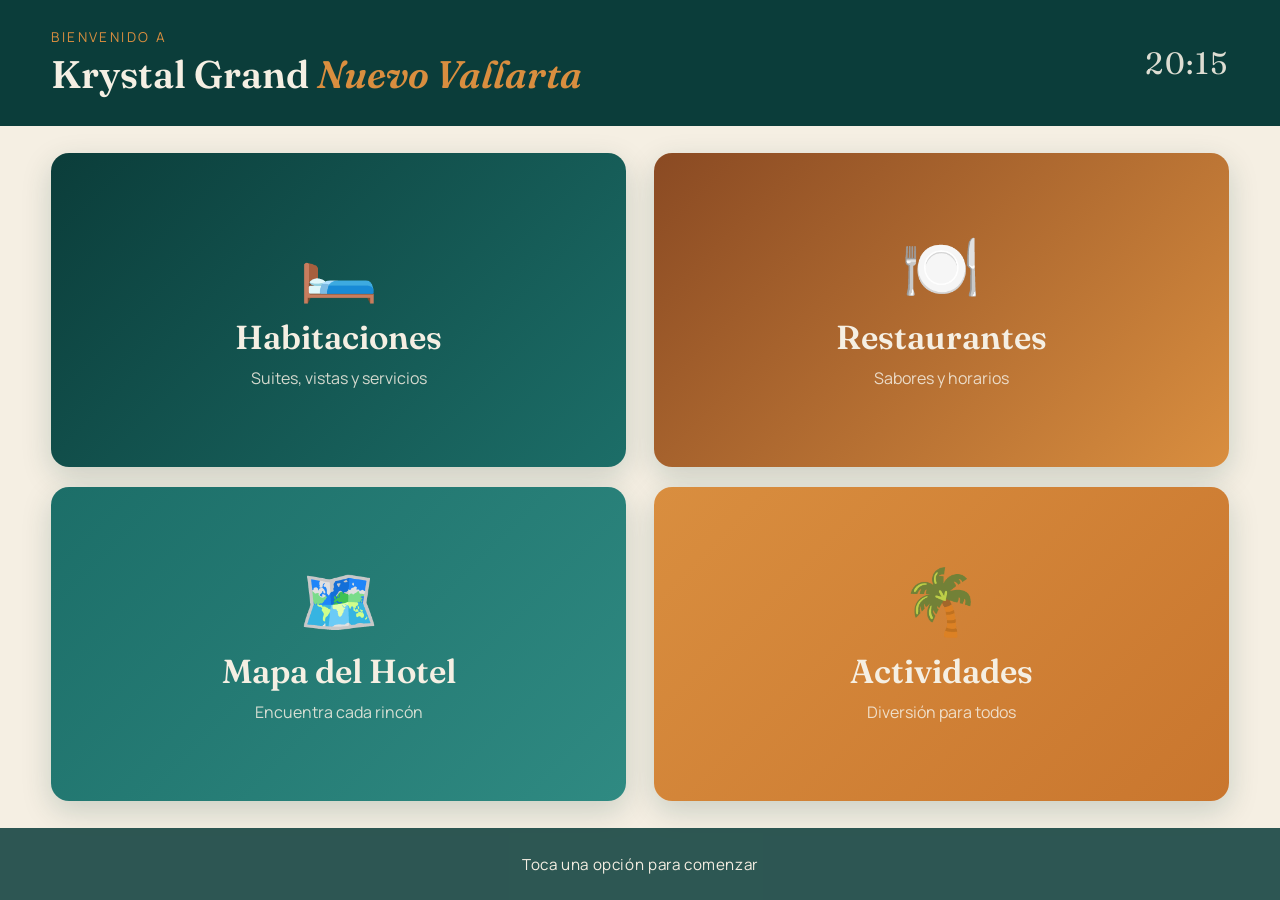
<file: kiosco-krystal-grand/index.html>
<!DOCTYPE html>
<html lang="es">
<head>
<meta charset="UTF-8">
<meta name="viewport" content="width=device-width, initial-scale=1.0, user-scalable=no">
<title>Krystal Grand Nuevo Vallarta · Kiosco</title>
<link rel="stylesheet" href="css/style.css">
</head>
<body>

  <header class="topbar">
    <div class="brand">
      <span class="brand-eyebrow">Bienvenido a</span>
      <h1 class="brand-name">Krystal Grand <em>Nuevo Vallarta</em></h1>
    </div>
    <div class="clock" id="clock">--:--</div>
  </header>

  <main class="menu-grid">

    <button class="card card--habitaciones" data-target="habitaciones">
      <span class="card-icon">🛏️</span>
      <span class="card-title">Habitaciones</span>
      <span class="card-sub">Suites, vistas y servicios</span>
    </button>

    <button class="card card--restaurantes" data-target="restaurantes">
      <span class="card-icon">🍽️</span>
      <span class="card-title">Restaurantes</span>
      <span class="card-sub">Sabores y horarios</span>
    </button>

    <button class="card card--mapa" data-target="mapa">
      <span class="card-icon">🗺️</span>
      <span class="card-title">Mapa del Hotel</span>
      <span class="card-sub">Encuentra cada rincón</span>
    </button>

    <button class="card card--actividades" data-target="actividades">
      <span class="card-icon">🌴</span>
      <span class="card-title">Actividades</span>
      <span class="card-sub">Diversión para todos</span>
    </button>

  </main>

  <footer class="footbar">
    <span>Toca una opción para comenzar</span>
  </footer>

  <script src="js/main.js"></script>
</body>
</html>
</file>
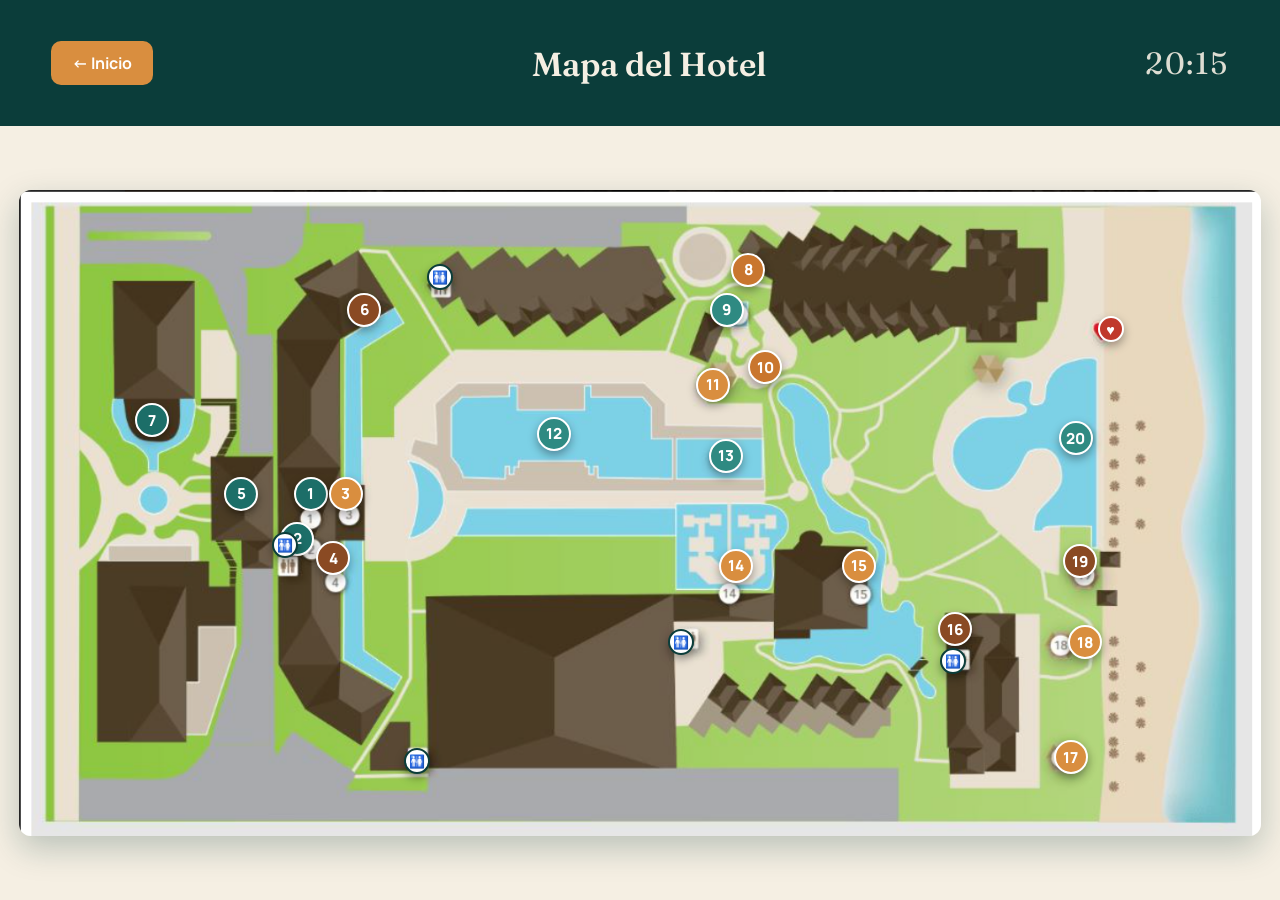
<file: kiosco-krystal-grand/pages/mapa.html>
<!DOCTYPE html>
<html lang="es">
<head>
<meta charset="UTF-8">
<meta name="viewport" content="width=device-width, initial-scale=1.0, user-scalable=no">
<title>Mapa del Hotel · Krystal Grand Nuevo Vallarta</title>
<link rel="stylesheet" href="../css/style.css">
<link rel="stylesheet" href="../css/mapa.css">
</head>
<body>

  <header class="topbar topbar--sub">
    <button class="btn-volver" onclick="window.location.href='../index.html'">← Inicio</button>
    <h1 class="brand-name brand-name--sub">Mapa del Hotel</h1>
    <div class="clock" id="clock">--:--</div>
  </header>

  <main class="mapa-wrap">
    <div class="mapa-imagen-contenedor" id="mapaContenedor">
      <img src="../img/mapa-hotel.png" alt="Mapa del hotel" class="mapa-imagen">
      <!-- Los marcadores se generan dinámicamente con JS -->
    </div>
  </main>

  <!-- Tarjeta de información, oculta hasta que se toque un punto -->
  <div class="info-panel" id="infoPanel">
    <button class="info-cerrar" id="infoCerrar">×</button>
    <span class="info-tipo" id="infoTipo">Servicio</span>
    <h2 class="info-nombre" id="infoNombre">Nombre</h2>
    <p class="info-desc" id="infoDesc">Descripción</p>
  </div>
  <div class="info-overlay" id="infoOverlay"></div>

  <script src="../js/main.js"></script>
  <script src="../js/mapa.js"></script>
</body>
</html>
</file>
<file: kiosco-krystal-grand/css/style.css>
@import url('https://fonts.googleapis.com/css2?family=Fraunces:opsz,wght@9..144,400;9..144,600&family=Manrope:wght@400;500;700;800&display=swap');

:root{
  --verde-profundo: #0B3D3A;
  --teal-medio: #1C6E68;
  --arena: #F5EFE3;
  --terracota: #D98E3F;
  --texto: #2A2A28;
  --blanco: #FFFFFF;

  --display: 'Fraunces', serif;
  --sans: 'Manrope', sans-serif;
}

*{ box-sizing: border-box; margin:0; padding:0; }

html, body{
  width:100vw;
  height:100vh;
  overflow:hidden;
  font-family: var(--sans);
  color: var(--texto);
  background: var(--arena);
  -webkit-user-select:none;
  user-select:none;
}

/* Evita que el usuario haga zoom o seleccione texto, comportamiento típico de kiosco */
body{ touch-action: manipulation; }

.topbar{
  height: 14vh;
  display:flex;
  align-items:center;
  justify-content:space-between;
  padding: 0 4vw;
  background: var(--verde-profundo);
  color: var(--arena);
}

.brand-eyebrow{
  display:block;
  font-size: 0.85rem;
  letter-spacing: 0.18em;
  text-transform: uppercase;
  color: var(--terracota);
  margin-bottom: 0.2rem;
}

.brand-name{
  font-family: var(--display);
  font-weight: 600;
  font-size: clamp(1.6rem, 3vw, 2.6rem);
}

.brand-name em{
  font-style: italic;
  color: var(--terracota);
}

.clock{
  font-family: var(--display);
  font-size: clamp(1.4rem, 2.4vw, 2rem);
  letter-spacing: 0.05em;
  opacity: 0.9;
}

.menu-grid{
  height: 78vh;
  display:grid;
  grid-template-columns: 1fr 1fr;
  grid-template-rows: 1fr 1fr;
  gap: 2.2vh 2.2vw;
  padding: 3vh 4vw;
}

.card{
  border: none;
  border-radius: 18px;
  cursor: pointer;
  display:flex;
  flex-direction: column;
  align-items: center;
  justify-content: center;
  gap: 0.6rem;
  color: var(--arena);
  position: relative;
  overflow: hidden;
  transition: transform 0.15s ease, box-shadow 0.15s ease;
  box-shadow: 0 10px 30px rgba(11,61,58,0.18);
}

.card:active{
  transform: scale(0.97);
}

.card--habitaciones{ background: linear-gradient(135deg, var(--verde-profundo), var(--teal-medio)); }
.card--restaurantes{ background: linear-gradient(135deg, #8a4a23, var(--terracota)); }
.card--mapa{ background: linear-gradient(135deg, var(--teal-medio), #2f8a82); }
.card--actividades{ background: linear-gradient(135deg, var(--terracota), #c9762e); }

.card-icon{
  font-size: clamp(2.4rem, 5vw, 4rem);
}

.card-title{
  font-family: var(--display);
  font-weight: 600;
  font-size: clamp(1.4rem, 2.6vw, 2.2rem);
}

.card-sub{
  font-family: var(--sans);
  font-size: clamp(0.85rem, 1.3vw, 1rem);
  opacity: 0.85;
}

.footbar{
  height: 8vh;
  display:flex;
  align-items:center;
  justify-content:center;
  background: var(--verde-profundo);
  color: var(--arena);
  font-size: 0.95rem;
  letter-spacing: 0.04em;
  opacity: 0.85;
}

@media (max-width: 700px){
  .menu-grid{ grid-template-columns: 1fr; grid-template-rows: repeat(4, 1fr); }
}
</file>
<file: kiosco-krystal-grand/css/mapa.css>
/* === mapa.css === */
/* Estilos específicos para la página de Mapa Interactivo */

.topbar--sub{
  justify-content: space-between;
}

.brand-name--sub{
  font-size: clamp(1.4rem, 2.6vw, 2.2rem);
}

.btn-volver{
  background: var(--terracota);
  color: var(--blanco);
  border: none;
  border-radius: 10px;
  padding: 0.7rem 1.3rem;
  font-family: var(--sans);
  font-weight: 700;
  font-size: 1rem;
  cursor: pointer;
}

.btn-volver:active{ transform: scale(0.96); }

.mapa-wrap{
  height: 86vh;
  display:flex;
  align-items:center;
  justify-content:center;
  background: var(--arena);
  padding: 1.5vh 1.5vw;
}

.mapa-imagen-contenedor{
  position: relative;
  max-width: 100%;
  max-height: 100%;
}

.mapa-imagen{
  display:block;
  max-width: 100%;
  max-height: 84vh;
  border-radius: 12px;
  box-shadow: 0 12px 32px rgba(11,61,58,0.25);
}

/* Marcadores sobre el mapa */
.marcador{
  position: absolute;
  width: 34px;
  height: 34px;
  margin-left: -17px;
  margin-top: -17px;
  border-radius: 50%;
  border: 2px solid var(--blanco);
  display:flex;
  align-items:center;
  justify-content:center;
  font-family: var(--sans);
  font-weight: 800;
  font-size: 0.95rem;
  color: var(--blanco);
  cursor: pointer;
  box-shadow: 0 4px 10px rgba(0,0,0,0.35);
  transition: transform 0.12s ease;
  animation: pulso 2.4s infinite;
}

.marcador:active{ transform: scale(1.15); }

.marcador--servicio{ background: var(--teal-medio); }
.marcador--restaurante{ background: var(--terracota); }
.marcador--bar{ background: #8a4a23; }
.marcador--alberca{ background: #2f8a82; }
.marcador--actividad{ background: #c9762e; }

.marcador--restroom{
  width: 26px; height: 26px; margin-left:-13px; margin-top:-13px;
  background: var(--blanco); color: var(--verde-profundo);
  border-color: var(--verde-profundo); font-size: 0.8rem; animation:none;
}

.marcador--romantico{
  width: 26px; height: 26px; margin-left:-13px; margin-top:-13px;
  background: #c0392b; border-color: var(--blanco); font-size: 0.9rem; animation:none;
}

@keyframes pulso{
  0%, 100%{ box-shadow: 0 4px 10px rgba(0,0,0,0.35), 0 0 0 0 rgba(255,255,255,0.5); }
  50%{ box-shadow: 0 4px 10px rgba(0,0,0,0.35), 0 0 0 6px rgba(255,255,255,0); }
}

/* Panel de información */
.info-overlay{
  position: fixed;
  inset: 0;
  background: rgba(11,61,58,0.45);
  opacity: 0;
  pointer-events: none;
  transition: opacity 0.2s ease;
  z-index: 20;
}

.info-overlay.activo{
  opacity: 1;
  pointer-events: all;
}

.info-panel{
  position: fixed;
  bottom: -100%;
  left: 50%;
  transform: translateX(-50%);
  width: min(560px, 90vw);
  background: var(--blanco);
  border-radius: 20px 20px 0 0;
  padding: 2rem 2rem 2.4rem;
  box-shadow: 0 -10px 40px rgba(0,0,0,0.3);
  transition: bottom 0.3s ease;
  z-index: 21;
}

.info-panel.activo{
  bottom: 0;
}

.info-cerrar{
  position: absolute;
  top: 1rem;
  right: 1.2rem;
  background: var(--arena);
  border: none;
  width: 36px;
  height: 36px;
  border-radius: 50%;
  font-size: 1.4rem;
  color: var(--texto);
  cursor: pointer;
}

.info-tipo{
  display:inline-block;
  text-transform: uppercase;
  letter-spacing: 0.1em;
  font-size: 0.75rem;
  font-weight: 700;
  color: var(--terracota);
  margin-bottom: 0.4rem;
}

.info-nombre{
  font-family: var(--display);
  font-size: clamp(1.4rem, 3vw, 2rem);
  margin-bottom: 0.6rem;
  color: var(--verde-profundo);
}

.info-desc{
  font-family: var(--sans);
  font-size: 1rem;
  line-height: 1.5;
  color: var(--texto);
}
</file>
